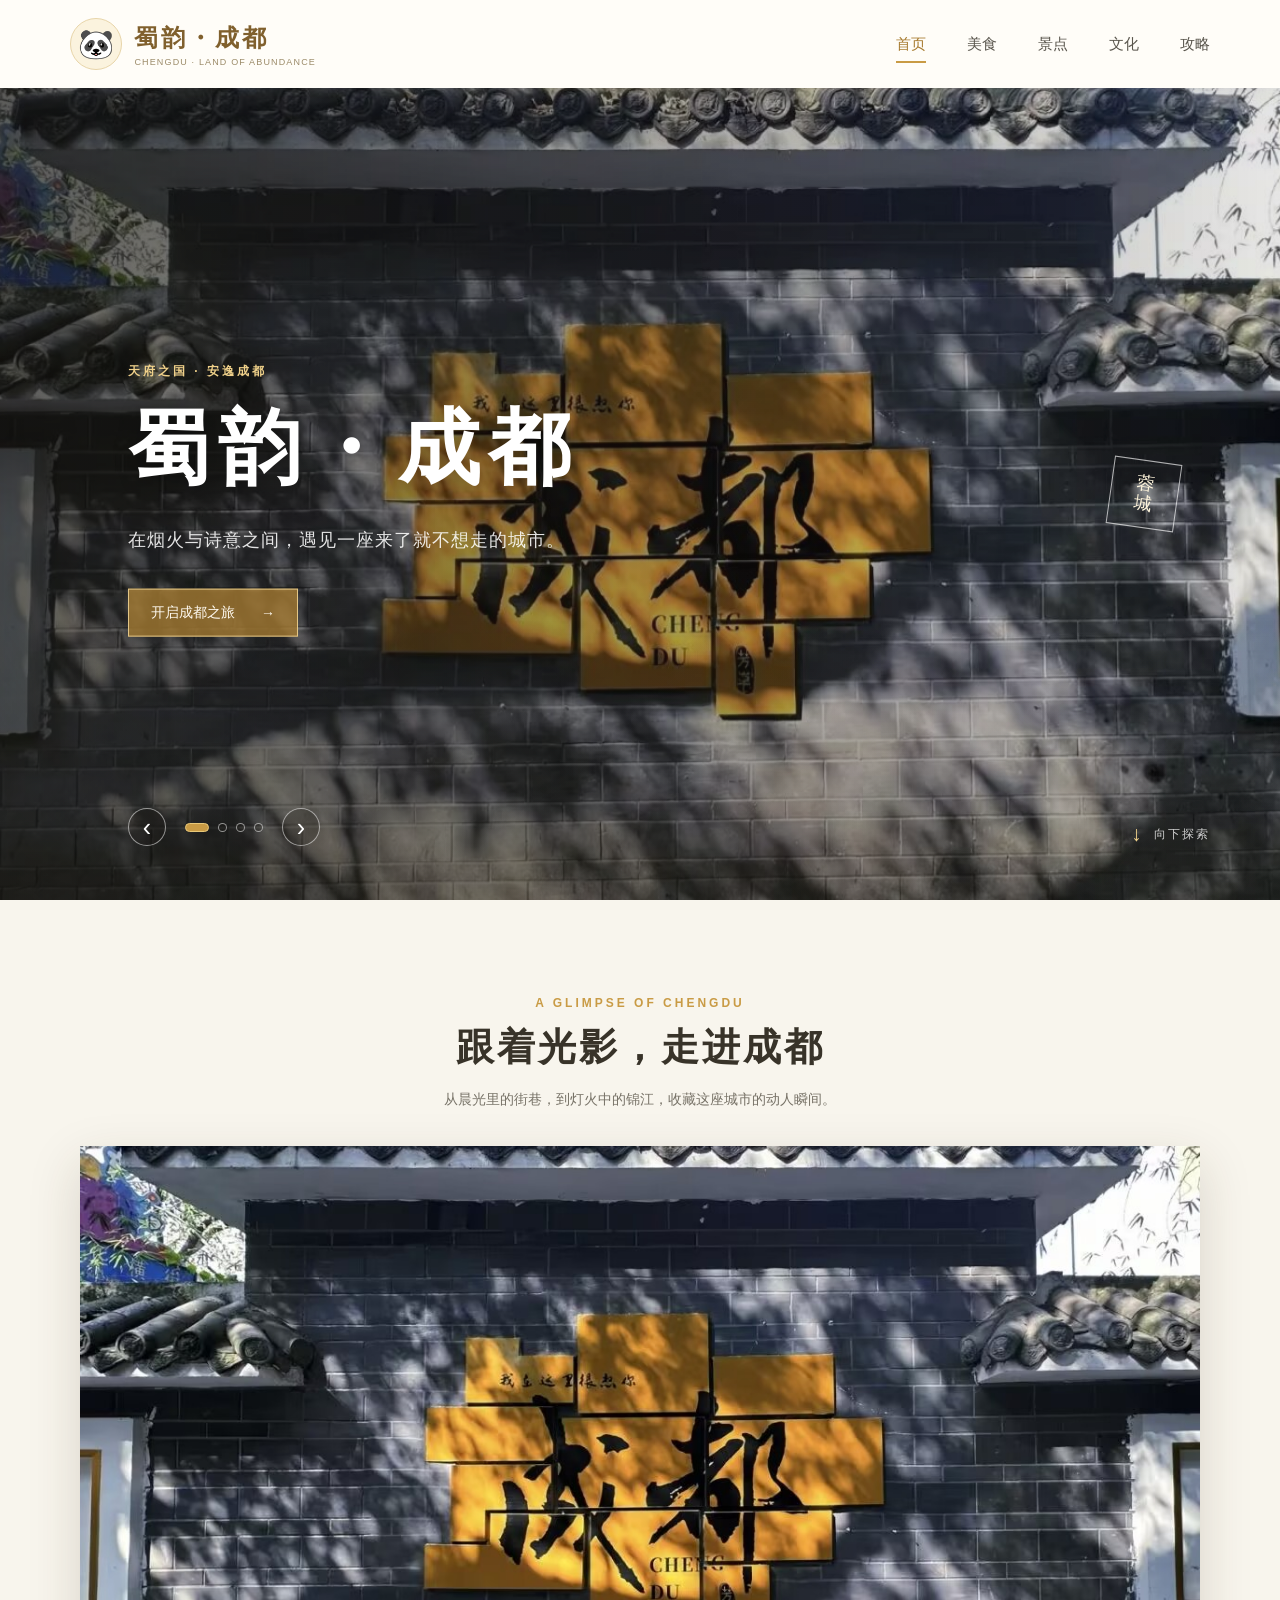
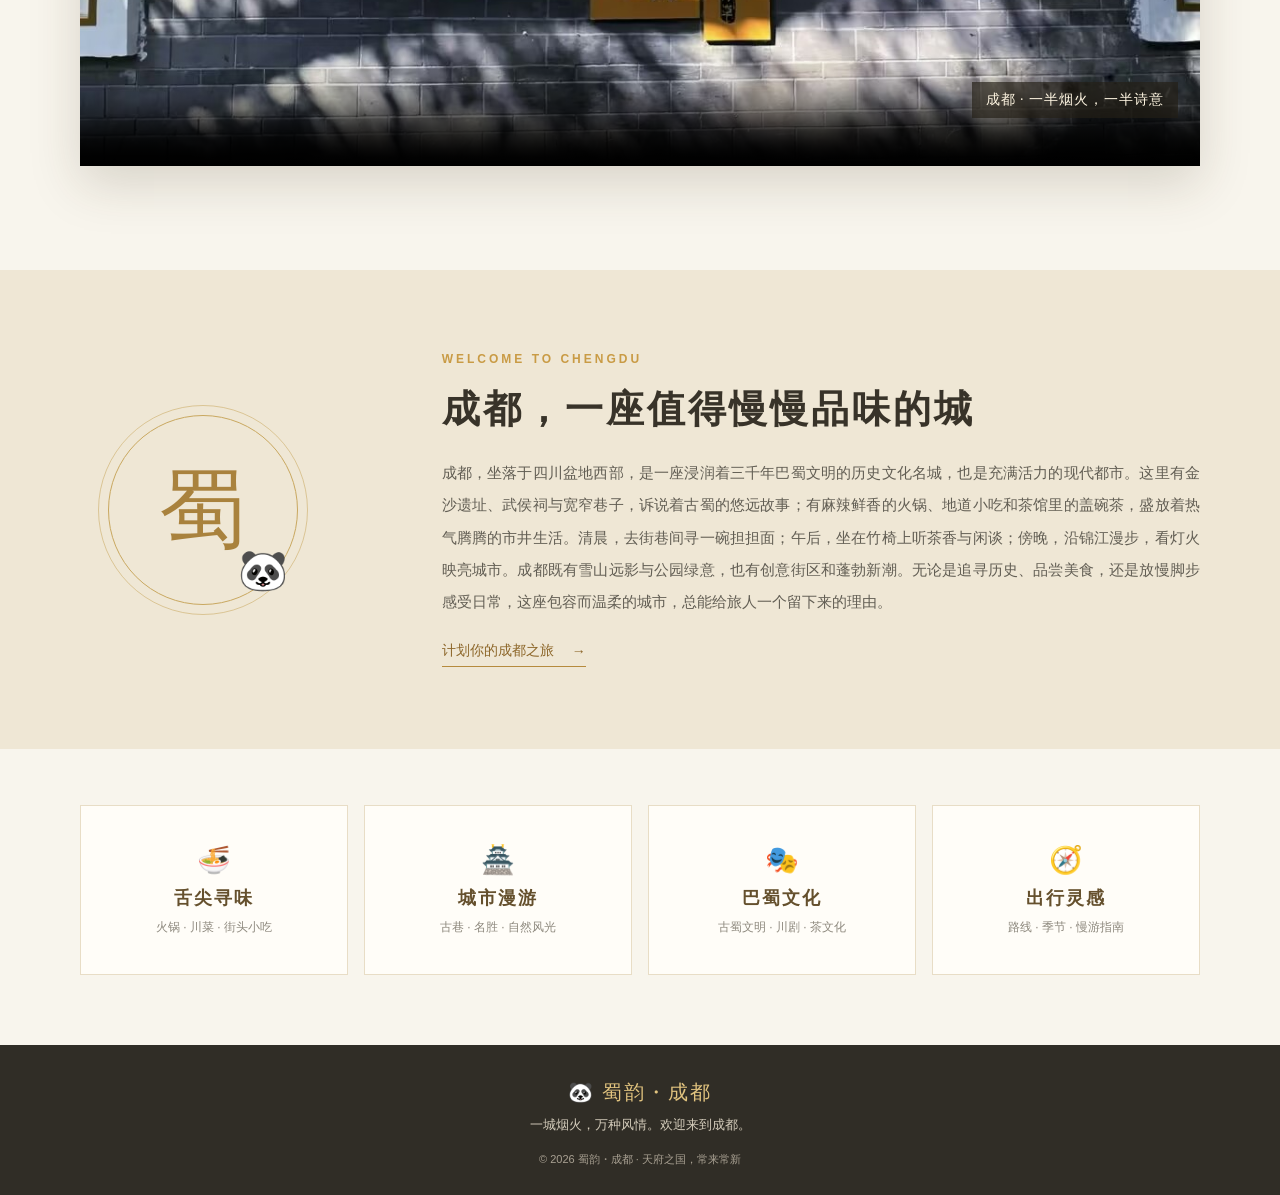
<file: index.html>
<!DOCTYPE html>
<html lang="zh-CN">
<head>
  <meta charset="UTF-8">
  <meta name="viewport" content="width=device-width, initial-scale=1.0">
  <meta name="theme-color" content="#f8f3e7">
  <meta name="description" content="蜀韵・成都，发现成都的烟火美食、千年文化与悠闲时光。">
  <title>蜀韵・成都 | 一座来了就不想走的城市</title>
  <link rel="stylesheet" href="cd.css">
  <script src="cd.js" defer></script>
</head>
<body>
  <!-- 页头：品牌标识与主导航 -->
  <header class="site-header">
    <a class="brand" href="#home" aria-label="蜀韵・成都首页">
      <span class="brand-panda" aria-hidden="true">🐼</span>
      <span class="brand-copy">
        <span class="brand-title">蜀韵・成都</span>
        <span class="brand-subtitle">CHENGDU · LAND OF ABUNDANCE</span>
      </span>
    </a>

    <nav class="main-nav" aria-label="主导航">
      <a class="nav-link active" href="#home" aria-current="page">首页</a>
      <a class="nav-link" href="#food">美食</a>
      <a class="nav-link" href="#attractions">景点</a>
      <a class="nav-link" href="#culture">文化</a>
      <a class="nav-link" href="#travel">攻略</a>
    </nav>
  </header>

  <main>
    <!-- 首屏轮播：四张城市风光图由 cd.js 自动切换 -->
    <section class="hero" id="home" aria-label="成都风光轮播">
      <div class="hero-slides" aria-live="polite">
        <article class="hero-slide is-active" aria-hidden="false">
          <img
            src="photo/1.jpg"
            alt="山峦与云雾交织的川西风光"
            fetchpriority="high">
          <div class="hero-shade"></div>
          <div class="hero-copy">
            <p class="eyebrow">天府之国 · 安逸成都</p>
            <h1>蜀韵・成都</h1>
            <p class="hero-description">在烟火与诗意之间，遇见一座来了就不想走的城市。</p>
            <a class="gold-button" href="#city-story">开启成都之旅 <span aria-hidden="true">→</span></a>
          </div>
        </article>
        <article class="hero-slide" aria-hidden="true">
          <img
            src="photo/5.jpg"
            alt="湖光山色映照着远方的青山">
          <div class="hero-shade"></div>
          <div class="hero-copy">
            <p class="eyebrow">慢享时光 · 悠然自得</p>
            <h2>成都·生活</h2>
            <p class="hero-description">一盏盖碗茶，一段竹椅上的闲谈，感受成都的从容日常。</p>
            <a class="gold-button" href="#culture">感受巴蜀文化 <span aria-hidden="true">→</span></a>
          </div>
        </article>
        <article class="hero-slide" aria-hidden="true">
          <img
            src="photo/2.jpg"
            alt="具有东方韵味的城市建筑">
          <div class="hero-shade"></div>
          <div class="hero-copy">
            <p class="eyebrow">千年古蜀 · 文脉绵长</p>
            <h2>成都·城市</h2>
            <p class="hero-description">从古蜀文明到街巷新生，每一步都藏着成都的故事。</p>
            <a class="gold-button" href="#attractions">发现城市风景 <span aria-hidden="true">→</span></a>
          </div>
        </article>
        <article class="hero-slide" aria-hidden="true">
          <img
            src="photo/7.jpg"
            alt="夕阳映照下的山水景色">
          <div class="hero-shade"></div>
          <div class="hero-copy">
            <p class="eyebrow">人间烟火 · 巴适生活</p>
            <h2>成都·美食</h2>
            <p class="hero-description">循着香气出发，在麻辣鲜香里打开天府美食地图。</p>
            <a class="gold-button" href="#food">寻味成都 <span aria-hidden="true">→</span></a>
          </div>
        </article>
      </div>

      <div class="hero-controls">
        <button class="carousel-arrow previous" type="button" aria-label="上一张">‹</button>
        <div class="carousel-dots" aria-label="选择轮播图片">
          <button class="carousel-dot is-active" type="button" aria-label="第 1 张" aria-current="true"></button>
          <button class="carousel-dot" type="button" aria-label="第 2 张"></button>
          <button class="carousel-dot" type="button" aria-label="第 3 张"></button>
          <button class="carousel-dot" type="button" aria-label="第 4 张"></button>
        </div>
        <button class="carousel-arrow next" type="button" aria-label="下一张">›</button>
      </div>
      <a class="scroll-hint" href="#city-film"><span aria-hidden="true">↓</span> 向下探索</a>
      <span class="hero-stamp" aria-hidden="true">蓉<br>城</span>
    </section>

    <!-- 城市宣传视频：将视频文件放入 assets 文件夹即可播放 -->
    <section class="film-section section-wrap" id="city-film">
      <div class="section-heading">
        <p class="eyebrow">A GLIMPSE OF CHENGDU</p>
        <h2>跟着光影，走进成都</h2>
        <p>从晨光里的街巷，到灯火中的锦江，收藏这座城市的动人瞬间。</p>
      </div>
      <div class="film-frame">
        <video
          controls
          preload="metadata"
          poster="photo/1.jpg"
          aria-label="成都城市宣传视频">
          <source src="video/cd1.mp4" type="video/mp4">
          您的浏览器暂不支持视频播放，请更换浏览器后重试。
        </video>
        <span class="film-caption">成都 · 一半烟火，一半诗意</span>
      </div>
    </section>

    <!-- 成都城市介绍 -->
    <section class="story-section" id="city-story">
      <div class="story-inner section-wrap">
        <div class="story-mark" aria-hidden="true">
          <span>蜀</span>
          <span class="panda-mark">🐼</span>
        </div>
        <div class="story-copy">
          <p class="eyebrow">WELCOME TO CHENGDU</p>
          <h2>成都，一座值得慢慢品味的城</h2>
          <p>
            成都，坐落于四川盆地西部，是一座浸润着三千年巴蜀文明的历史文化名城，也是充满活力的现代都市。这里有金沙遗址、武侯祠与宽窄巷子，诉说着古蜀的悠远故事；有麻辣鲜香的火锅、地道小吃和茶馆里的盖碗茶，盛放着热气腾腾的市井生活。清晨，去街巷间寻一碗担担面；午后，坐在竹椅上听茶香与闲谈；傍晚，沿锦江漫步，看灯火映亮城市。成都既有雪山远影与公园绿意，也有创意街区和蓬勃新潮。无论是追寻历史、品尝美食，还是放慢脚步感受日常，这座包容而温柔的城市，总能给旅人一个留下来的理由。
          </p>
          <a class="text-link" href="#travel">计划你的成都之旅 <span aria-hidden="true">→</span></a>
        </div>
      </div>
    </section>

    <!-- 主题入口：为导航提供页面内的对应 destinations -->
    <section class="discover-section section-wrap" aria-label="成都旅行主题">
      <a class="discover-card" id="food" href="#city-film">
        <span class="card-icon" aria-hidden="true">🍜</span>
        <span class="card-title">舌尖寻味</span>
        <span class="card-detail">火锅 · 川菜 · 街头小吃</span>
      </a>
      <a class="discover-card" id="attractions" href="#city-film">
        <span class="card-icon" aria-hidden="true">🏯</span>
        <span class="card-title">城市漫游</span>
        <span class="card-detail">古巷 · 名胜 · 自然风光</span>
      </a>
      <a class="discover-card" id="culture" href="#city-story">
        <span class="card-icon" aria-hidden="true">🎭</span>
        <span class="card-title">巴蜀文化</span>
        <span class="card-detail">古蜀文明 · 川剧 · 茶文化</span>
      </a>
      <a class="discover-card" id="travel" href="#city-story">
        <span class="card-icon" aria-hidden="true">🧭</span>
        <span class="card-title">出行灵感</span>
        <span class="card-detail">路线 · 季节 · 慢游指南</span>
      </a>
    </section>
  </main>

  <!-- 页尾：品牌寄语与版权信息 -->
  <footer class="site-footer">
    <a class="footer-brand" href="#home">🐼 蜀韵・成都</a>
    <p>一城烟火，万种风情。欢迎来到成都。</p>
    <small>© 2026 蜀韵・成都 · 天府之国，常来常新</small>
  </footer>
</body>
</html>
</file>
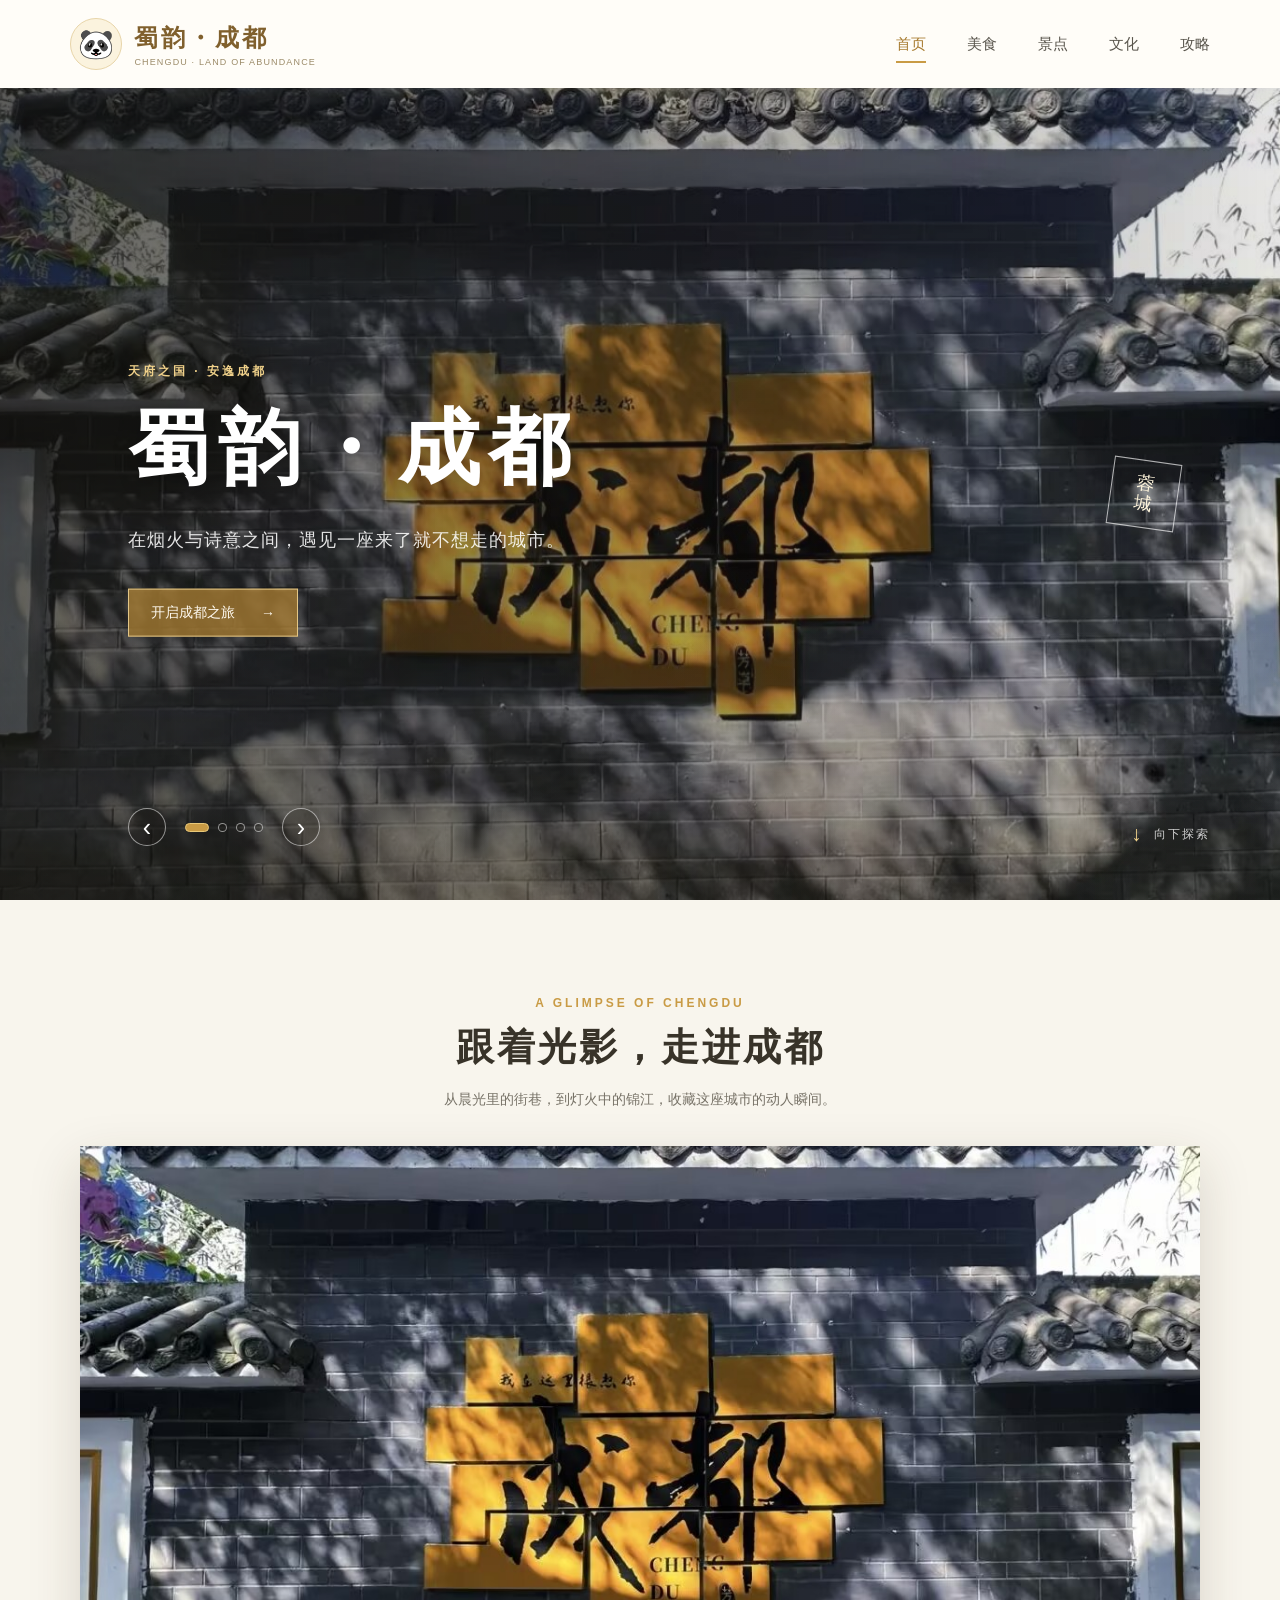
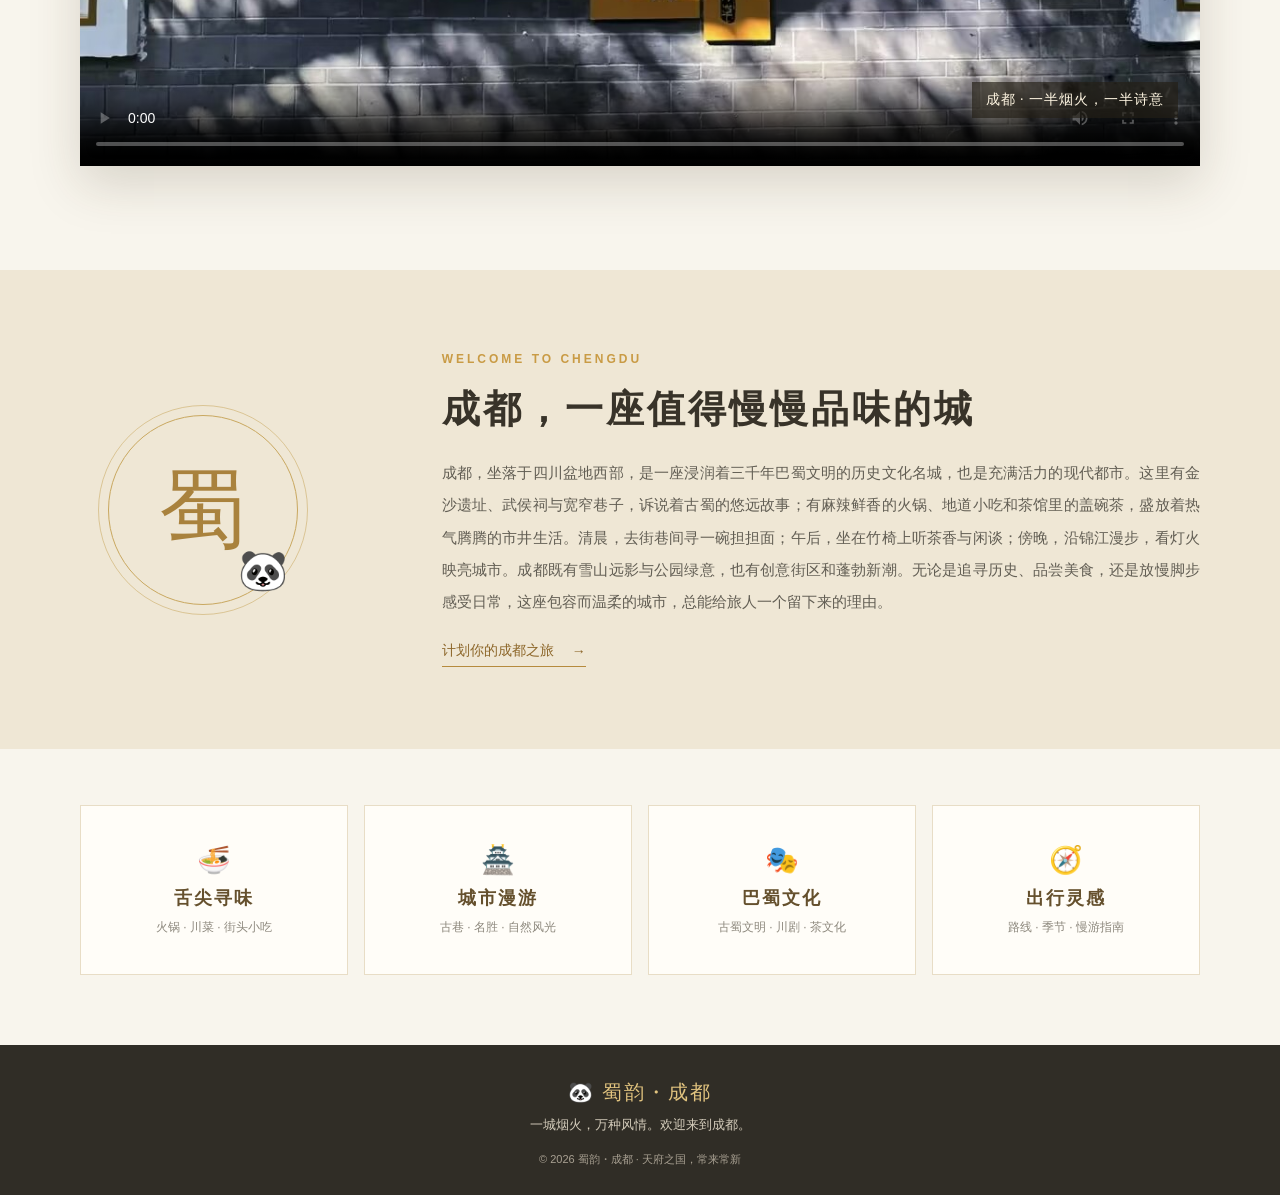
<file: cd.html>
<!DOCTYPE html>
<html lang="zh-CN">
<head>
  <meta charset="UTF-8">
  <meta name="viewport" content="width=device-width, initial-scale=1.0">
  <meta name="theme-color" content="#f8f3e7">
  <meta name="description" content="蜀韵・成都，发现成都的烟火美食、千年文化与悠闲时光。">
  <title>蜀韵・成都 | 一座来了就不想走的城市</title>
  <link rel="stylesheet" href="cd.css">
  <script src="cd.js" defer></script>
</head>
<body>
  <!-- 页头：品牌标识与主导航 -->
  <header class="site-header">
    <a class="brand" href="#home" aria-label="蜀韵・成都首页">
      <span class="brand-panda" aria-hidden="true">🐼</span>
      <span class="brand-copy">
        <span class="brand-title">蜀韵・成都</span>
        <span class="brand-subtitle">CHENGDU · LAND OF ABUNDANCE</span>
      </span>
    </a>

    <nav class="main-nav" aria-label="主导航">
      <a class="nav-link active" href="#home" aria-current="page">首页</a>
      <a class="nav-link" href="#food">美食</a>
      <a class="nav-link" href="#attractions">景点</a>
      <a class="nav-link" href="#culture">文化</a>
      <a class="nav-link" href="#travel">攻略</a>
    </nav>
  </header>

  <main>
    <!-- 首屏轮播：四张城市风光图由 cd.js 自动切换 -->
    <section class="hero" id="home" aria-label="成都风光轮播">
      <div class="hero-slides" aria-live="polite">
        <article class="hero-slide is-active" aria-hidden="false">
          <img
            src="photo/1.jpg"
            alt="山峦与云雾交织的川西风光"
            fetchpriority="high">
          <div class="hero-shade"></div>
          <div class="hero-copy">
            <p class="eyebrow">天府之国 · 安逸成都</p>
            <h1>蜀韵・成都</h1>
            <p class="hero-description">在烟火与诗意之间，遇见一座来了就不想走的城市。</p>
            <a class="gold-button" href="#city-story">开启成都之旅 <span aria-hidden="true">→</span></a>
          </div>
        </article>
        <article class="hero-slide" aria-hidden="true">
          <img
            src="photo/5.jpg"
            alt="湖光山色映照着远方的青山">
          <div class="hero-shade"></div>
          <div class="hero-copy">
            <p class="eyebrow">慢享时光 · 悠然自得</p>
            <h2>成都·城市</h2>
            <p class="hero-description">一盏盖碗茶，一段竹椅上的闲谈，感受成都的从容日常。</p>
            <a class="gold-button" href="#culture">感受巴蜀文化 <span aria-hidden="true">→</span></a>
          </div>
        </article>
        <article class="hero-slide" aria-hidden="true">
          <img
            src="photo/2.jpg"
            alt="具有东方韵味的城市建筑">
          <div class="hero-shade"></div>
          <div class="hero-copy">
            <p class="eyebrow">千年古蜀 · 文脉绵长</p>
            <h2>古今交汇·蜀韵悠长</h2>
            <p class="hero-description">从古蜀文明到街巷新生，每一步都藏着成都的故事。</p>
            <a class="gold-button" href="#attractions">发现城市风景 <span aria-hidden="true">→</span></a>
          </div>
        </article>
        <article class="hero-slide" aria-hidden="true">
          <img
            src="photo/7.jpg"
            alt="夕阳映照下的山水景色">
          <div class="hero-shade"></div>
          <div class="hero-copy">
            <p class="eyebrow">人间烟火 · 巴适生活</p>
            <h2>好吃好耍·尽在成都</h2>
            <p class="hero-description">循着香气出发，在麻辣鲜香里打开天府美食地图。</p>
            <a class="gold-button" href="#food">寻味成都 <span aria-hidden="true">→</span></a>
          </div>
        </article>
      </div>

      <div class="hero-controls">
        <button class="carousel-arrow previous" type="button" aria-label="上一张">‹</button>
        <div class="carousel-dots" aria-label="选择轮播图片">
          <button class="carousel-dot is-active" type="button" aria-label="第 1 张" aria-current="true"></button>
          <button class="carousel-dot" type="button" aria-label="第 2 张"></button>
          <button class="carousel-dot" type="button" aria-label="第 3 张"></button>
          <button class="carousel-dot" type="button" aria-label="第 4 张"></button>
        </div>
        <button class="carousel-arrow next" type="button" aria-label="下一张">›</button>
      </div>
      <a class="scroll-hint" href="#city-film"><span aria-hidden="true">↓</span> 向下探索</a>
      <span class="hero-stamp" aria-hidden="true">蓉<br>城</span>
    </section>

    <!-- 城市宣传视频：将视频文件放入 assets 文件夹即可播放 -->
    <section class="film-section section-wrap" id="city-film">
      <div class="section-heading">
        <p class="eyebrow">A GLIMPSE OF CHENGDU</p>
        <h2>跟着光影，走进成都</h2>
        <p>从晨光里的街巷，到灯火中的锦江，收藏这座城市的动人瞬间。</p>
      </div>
      <div class="film-frame">
        <video
          controls
          preload="metadata"
          poster="photo/1.jpg"
          aria-label="成都城市宣传视频">
          <source src="video/cd1.mp4" type="video/mp4">
          您的浏览器暂不支持视频播放，请更换浏览器后重试。
        </video>
        <span class="film-caption">成都 · 一半烟火，一半诗意</span>
      </div>
    </section>

    <!-- 成都城市介绍 -->
    <section class="story-section" id="city-story">
      <div class="story-inner section-wrap">
        <div class="story-mark" aria-hidden="true">
          <span>蜀</span>
          <span class="panda-mark">🐼</span>
        </div>
        <div class="story-copy">
          <p class="eyebrow">WELCOME TO CHENGDU</p>
          <h2>成都，一座值得慢慢品味的城</h2>
          <p>
            成都，坐落于四川盆地西部，是一座浸润着三千年巴蜀文明的历史文化名城，也是充满活力的现代都市。这里有金沙遗址、武侯祠与宽窄巷子，诉说着古蜀的悠远故事；有麻辣鲜香的火锅、地道小吃和茶馆里的盖碗茶，盛放着热气腾腾的市井生活。清晨，去街巷间寻一碗担担面；午后，坐在竹椅上听茶香与闲谈；傍晚，沿锦江漫步，看灯火映亮城市。成都既有雪山远影与公园绿意，也有创意街区和蓬勃新潮。无论是追寻历史、品尝美食，还是放慢脚步感受日常，这座包容而温柔的城市，总能给旅人一个留下来的理由。
          </p>
          <a class="text-link" href="#travel">计划你的成都之旅 <span aria-hidden="true">→</span></a>
        </div>
      </div>
    </section>

    <!-- 主题入口：为导航提供页面内的对应 destinations -->
    <section class="discover-section section-wrap" aria-label="成都旅行主题">
      <a class="discover-card" id="food" href="#city-film">
        <span class="card-icon" aria-hidden="true">🍜</span>
        <span class="card-title">舌尖寻味</span>
        <span class="card-detail">火锅 · 川菜 · 街头小吃</span>
      </a>
      <a class="discover-card" id="attractions" href="#city-film">
        <span class="card-icon" aria-hidden="true">🏯</span>
        <span class="card-title">城市漫游</span>
        <span class="card-detail">古巷 · 名胜 · 自然风光</span>
      </a>
      <a class="discover-card" id="culture" href="#city-story">
        <span class="card-icon" aria-hidden="true">🎭</span>
        <span class="card-title">巴蜀文化</span>
        <span class="card-detail">古蜀文明 · 川剧 · 茶文化</span>
      </a>
      <a class="discover-card" id="travel" href="#city-story">
        <span class="card-icon" aria-hidden="true">🧭</span>
        <span class="card-title">出行灵感</span>
        <span class="card-detail">路线 · 季节 · 慢游指南</span>
      </a>
    </section>
  </main>

  <!-- 页尾：品牌寄语与版权信息 -->
  <footer class="site-footer">
    <a class="footer-brand" href="#home">🐼 蜀韵・成都</a>
    <p>一城烟火，万种风情。欢迎来到成都。</p>
    <small>© 2026 蜀韵・成都 · 天府之国，常来常新</small>
  </footer>
</body>
</html>
</file>
<file: cd.css>
/* 页面基础色彩与排版 */
:root {
  color-scheme: light;
  --gold: #c99b45;
  --gold-light: #e8c879;
  --ink: #29261f;
  --muted: #777267;
  --paper: #f8f5ed;
  --serif: "Noto Serif SC", "Songti SC", "SimSun", serif;
}

* {
  box-sizing: border-box;
}

html {
  scroll-behavior: smooth;
}

body {
  margin: 0;
  background: var(--paper);
  color: var(--ink);
  font-family: "Microsoft YaHei", "PingFang SC", sans-serif;
}

a {
  color: inherit;
  text-decoration: none;
}

button {
  font: inherit;
}

.section-wrap {
  width: min(1120px, calc(100% - 48px));
  margin-inline: auto;
}

/* 页头与品牌导航 */
.site-header {
  position: relative;
  z-index: 5;
  display: flex;
  min-height: 88px;
  align-items: center;
  justify-content: space-between;
  padding: 14px max(5.5vw, 28px);
  background: #fffdf8;
  box-shadow: 0 3px 20px rgb(65 48 18 / 7%);
}

.brand {
  display: inline-flex;
  align-items: center;
  gap: 12px;
}

.brand-panda {
  display: grid;
  width: 52px;
  height: 52px;
  place-items: center;
  border: 1px solid #e8d5a9;
  border-radius: 50%;
  background: #fbf3de;
  font-size: 29px;
}

.brand-copy {
  display: grid;
  gap: 3px;
}

.brand-title {
  color: #80602d;
  font-family: var(--serif);
  font-size: 24px;
  font-weight: 700;
  letter-spacing: 3px;
}

.brand-subtitle {
  color: #9c8b69;
  font-size: 9px;
  letter-spacing: 1.15px;
}

.main-nav {
  display: flex;
  align-items: center;
  gap: clamp(18px, 3.2vw, 48px);
}

.nav-link {
  position: relative;
  padding: 12px 0;
  color: #59554c;
  font-size: 15px;
  transition: color 180ms ease;
}

.nav-link::after {
  position: absolute;
  right: 50%;
  bottom: 3px;
  left: 50%;
  height: 2px;
  background: var(--gold);
  content: "";
  transition: right 180ms ease, left 180ms ease;
}

.nav-link:hover,
.nav-link.active {
  color: #a77a2e;
}

.nav-link:hover::after,
.nav-link.active::after {
  right: 0;
  left: 0;
}

/* 全屏轮播首屏 */
.hero {
  position: relative;
  min-height: min(780px, calc(100svh - 88px));
  height: max(610px, calc(100svh - 88px));
  overflow: hidden;
  background: #514638;
  color: #fff;
}

.hero-slides,
.hero-slide,
.hero-slide img,
.hero-shade {
  position: absolute;
  inset: 0;
}

.hero-slide {
  visibility: hidden;
  opacity: 0;
  transition: opacity 850ms ease, visibility 850ms ease;
}

.hero-slide.is-active {
  visibility: visible;
  opacity: 1;
}

.hero-slide img {
  width: 100%;
  height: 100%;
  object-fit: cover;
  animation: slow-zoom 8s ease-out both;
}

.hero-shade {
  background:
    linear-gradient(90deg, rgb(24 22 17 / 69%) 0%, rgb(28 25 19 / 39%) 48%, rgb(28 25 19 / 10%) 100%),
    linear-gradient(0deg, rgb(26 23 17 / 30%), transparent 35%);
}

.hero-copy {
  position: absolute;
  top: 50%;
  left: max(10vw, calc((100% - 1120px) / 2));
  width: min(620px, 76%);
  transform: translateY(-48%);
}

.eyebrow {
  margin: 0 0 18px;
  color: var(--gold);
  font-size: 12px;
  font-weight: 700;
  letter-spacing: 3px;
}

.hero .eyebrow {
  color: #f0d18a;
}

.hero-copy h1,
.hero-copy h2 {
  margin: 0;
  font-family: var(--serif);
  font-size: clamp(42px, 7vw, 82px);
  font-weight: 600;
  letter-spacing: 8px;
  line-height: 1.25;
  text-shadow: 0 3px 22px rgb(0 0 0 / 24%);
}

.hero-description {
  margin: 22px 0 32px;
  color: rgb(255 255 255 / 88%);
  font-size: clamp(14px, 1.6vw, 18px);
  letter-spacing: 1px;
  line-height: 1.9;
}

.gold-button {
  display: inline-flex;
  min-height: 48px;
  align-items: center;
  gap: 26px;
  padding: 0 22px;
  border: 1px solid rgb(237 208 145 / 90%);
  background: rgb(159 119 48 / 82%);
  color: #fffaf0;
  font-size: 14px;
  transition: background 180ms ease, transform 180ms ease;
}

.gold-button:hover {
  transform: translateY(-2px);
  background: #b3873e;
}

.hero-controls {
  position: absolute;
  bottom: 54px;
  left: max(10vw, calc((100% - 1120px) / 2));
  display: flex;
  align-items: center;
  gap: 14px;
}

.carousel-arrow,
.carousel-dot {
  display: grid;
  place-items: center;
  border: 1px solid rgb(255 255 255 / 53%);
  background: rgb(25 23 19 / 20%);
  color: #fff;
  cursor: pointer;
  transition: background 180ms ease, border-color 180ms ease;
}

.carousel-arrow {
  width: 38px;
  height: 38px;
  border-radius: 50%;
  font-size: 25px;
  line-height: 1;
}

.carousel-arrow:hover,
.carousel-dot:hover,
.carousel-dot.is-active {
  border-color: var(--gold-light);
  background: var(--gold);
}

.carousel-dots {
  display: flex;
  align-items: center;
  gap: 9px;
  margin-inline: 5px;
}

.carousel-dot {
  width: 9px;
  height: 9px;
  padding: 0;
  border-radius: 50%;
}

.carousel-dot.is-active {
  width: 24px;
  border-radius: 8px;
}

.scroll-hint {
  position: absolute;
  right: max(5.5vw, 28px);
  bottom: 54px;
  display: flex;
  align-items: center;
  gap: 10px;
  color: rgb(255 255 255 / 78%);
  font-size: 12px;
  letter-spacing: 2px;
}

.scroll-hint span {
  color: #f0d18a;
  font-size: 21px;
}

.hero-stamp {
  position: absolute;
  top: 50%;
  right: max(8vw, 40px);
  display: grid;
  width: 68px;
  height: 68px;
  place-content: center;
  border: 1px solid rgb(255 255 255 / 66%);
  color: #fff5dc;
  font-family: var(--serif);
  font-size: 18px;
  line-height: 1.1;
  text-align: center;
  transform: translateY(-50%) rotate(8deg);
}

/* 宣传视频 */
.film-section {
  padding-block: 96px 104px;
}

.section-heading {
  margin-bottom: 34px;
  text-align: center;
}

.section-heading .eyebrow {
  margin-bottom: 12px;
}

.section-heading h2,
.story-copy h2 {
  margin: 0;
  color: #383329;
  font-family: var(--serif);
  font-size: clamp(27px, 3.5vw, 38px);
  font-weight: 600;
  letter-spacing: 3px;
}

.section-heading > p:last-child {
  margin: 14px 0 0;
  color: var(--muted);
  font-size: 14px;
  line-height: 1.8;
}

.film-frame {
  position: relative;
  overflow: hidden;
  background: #28251f;
  box-shadow: 0 18px 48px rgb(62 48 24 / 17%);
}

.film-frame video {
  display: block;
  width: 100%;
  max-height: 620px;
  aspect-ratio: 16 / 9;
  object-fit: cover;
}

.film-caption {
  position: absolute;
  right: 22px;
  bottom: 48px;
  padding: 9px 14px;
  background: rgb(36 31 22 / 66%);
  color: #fff6e2;
  font-family: var(--serif);
  font-size: 14px;
  letter-spacing: 1px;
  pointer-events: none;
}

/* 城市介绍与印章装饰 */
.story-section {
  padding-block: 82px;
  background: #efe7d5;
}

.story-inner {
  display: grid;
  grid-template-columns: minmax(150px, 0.65fr) 2fr;
  align-items: center;
  gap: clamp(38px, 9vw, 120px);
}

.story-mark {
  position: relative;
  display: grid;
  width: 190px;
  height: 190px;
  place-items: center;
  justify-self: center;
  border: 1px solid #c9a860;
  border-radius: 50%;
  color: #a9823d;
  font-family: var(--serif);
  font-size: 88px;
  line-height: 1;
  outline: 1px solid rgb(201 168 96 / 55%);
  outline-offset: 9px;
}

.panda-mark {
  position: absolute;
  margin: 120px 0 0 120px;
  font-family: sans-serif;
  font-size: 40px;
}

.story-copy h2 {
  margin-bottom: 22px;
}

.story-copy > p:not(.eyebrow) {
  margin: 0;
  color: #625e54;
  font-size: 15px;
  line-height: 2.15;
  text-align: justify;
}

.text-link {
  display: inline-flex;
  align-items: center;
  gap: 18px;
  margin-top: 24px;
  padding-bottom: 6px;
  border-bottom: 1px solid #b68b3d;
  color: #8d672a;
  font-size: 14px;
}

/* 美食、景点、文化与攻略入口 */
.discover-section {
  display: grid;
  grid-template-columns: repeat(4, 1fr);
  gap: 16px;
  padding-block: 56px 70px;
}

.discover-card {
  display: grid;
  min-height: 170px;
  align-content: center;
  justify-items: center;
  padding: 22px 12px;
  border: 1px solid #e8ddc6;
  background: #fffdf8;
  text-align: center;
  transition: transform 180ms ease, box-shadow 180ms ease, border-color 180ms ease;
}

.discover-card:hover {
  transform: translateY(-4px);
  border-color: #d3b46d;
  box-shadow: 0 12px 28px rgb(78 61 28 / 9%);
}

.card-icon {
  margin-bottom: 10px;
  font-size: 27px;
}

.card-title {
  color: #65502d;
  font-family: var(--serif);
  font-size: 18px;
  font-weight: 700;
  letter-spacing: 2px;
}

.card-detail {
  margin-top: 9px;
  color: #8d887d;
  font-size: 12px;
}

/* 页尾 */
.site-footer {
  display: grid;
  justify-items: center;
  padding: 34px 20px 28px;
  background: #302d26;
  color: #f5ecd9;
  text-align: center;
}

.footer-brand {
  color: #e2c47f;
  font-family: var(--serif);
  font-size: 20px;
  letter-spacing: 2px;
}

.site-footer p {
  margin: 10px 0 18px;
  color: #d4ccbb;
  font-size: 13px;
}

.site-footer small {
  color: #a8a092;
  font-size: 11px;
}

@keyframes slow-zoom {
  from {
    transform: scale(1);
  }
  to {
    transform: scale(1.045);
  }
}

@media (max-width: 760px) {
  .site-header {
    min-height: 76px;
    flex-wrap: wrap;
    gap: 8px;
    padding: 10px 20px 0;
  }

  .brand-panda {
    width: 44px;
    height: 44px;
    font-size: 25px;
  }

  .brand-title {
    font-size: 20px;
  }

  .brand-subtitle {
    font-size: 8px;
  }

  .main-nav {
    width: 100%;
    justify-content: space-between;
    gap: 10px;
    overflow-x: auto;
  }

  .nav-link {
    flex: 0 0 auto;
    padding: 11px 2px;
    font-size: 13px;
  }

  .hero {
    min-height: 620px;
    height: calc(100svh - 126px);
    max-height: 780px;
  }

  .hero-copy {
    left: 8%;
    width: 84%;
  }

  .hero-copy h1,
  .hero-copy h2 {
    font-size: clamp(38px, 10vw, 62px);
    letter-spacing: 4px;
  }

  .hero-controls {
    bottom: 34px;
    left: 8%;
  }

  .scroll-hint {
    right: 8%;
    bottom: 39px;
    font-size: 0;
  }

  .hero-stamp {
    top: 23%;
    right: 9%;
    width: 54px;
    height: 54px;
    font-size: 15px;
    transform: rotate(8deg);
  }

  .film-section {
    padding-block: 68px 74px;
  }

  .section-wrap {
    width: min(100% - 36px, 600px);
  }

  .story-section {
    padding-block: 62px;
  }

  .story-inner {
    grid-template-columns: 1fr;
    gap: 36px;
  }

  .story-mark {
    width: 140px;
    height: 140px;
    font-size: 68px;
  }

  .panda-mark {
    margin: 90px 0 0 88px;
    font-size: 33px;
  }

  .story-copy h2 {
    font-size: 27px;
    letter-spacing: 1px;
  }

  .story-copy > p:not(.eyebrow) {
    font-size: 14px;
  }

  .discover-section {
    grid-template-columns: repeat(2, 1fr);
    gap: 10px;
    padding-block: 38px 48px;
  }

  .discover-card {
    min-height: 145px;
  }
}

@media (max-width: 420px) {
  .brand-subtitle {
    letter-spacing: 0.55px;
  }

  .hero {
    min-height: 570px;
  }

  .hero-description {
    max-width: 300px;
  }

  .carousel-arrow {
    width: 34px;
    height: 34px;
  }

  .carousel-dots {
    gap: 7px;
    margin-inline: 0;
  }

  .film-caption {
    right: 10px;
    bottom: 38px;
    font-size: 11px;
  }
}

@media (prefers-reduced-motion: reduce) {
  *,
  *::before,
  *::after {
    scroll-behavior: auto !important;
    animation-duration: 0.01ms !important;
    animation-iteration-count: 1 !important;
    transition-duration: 0.01ms !important;
  }
}
</file>
